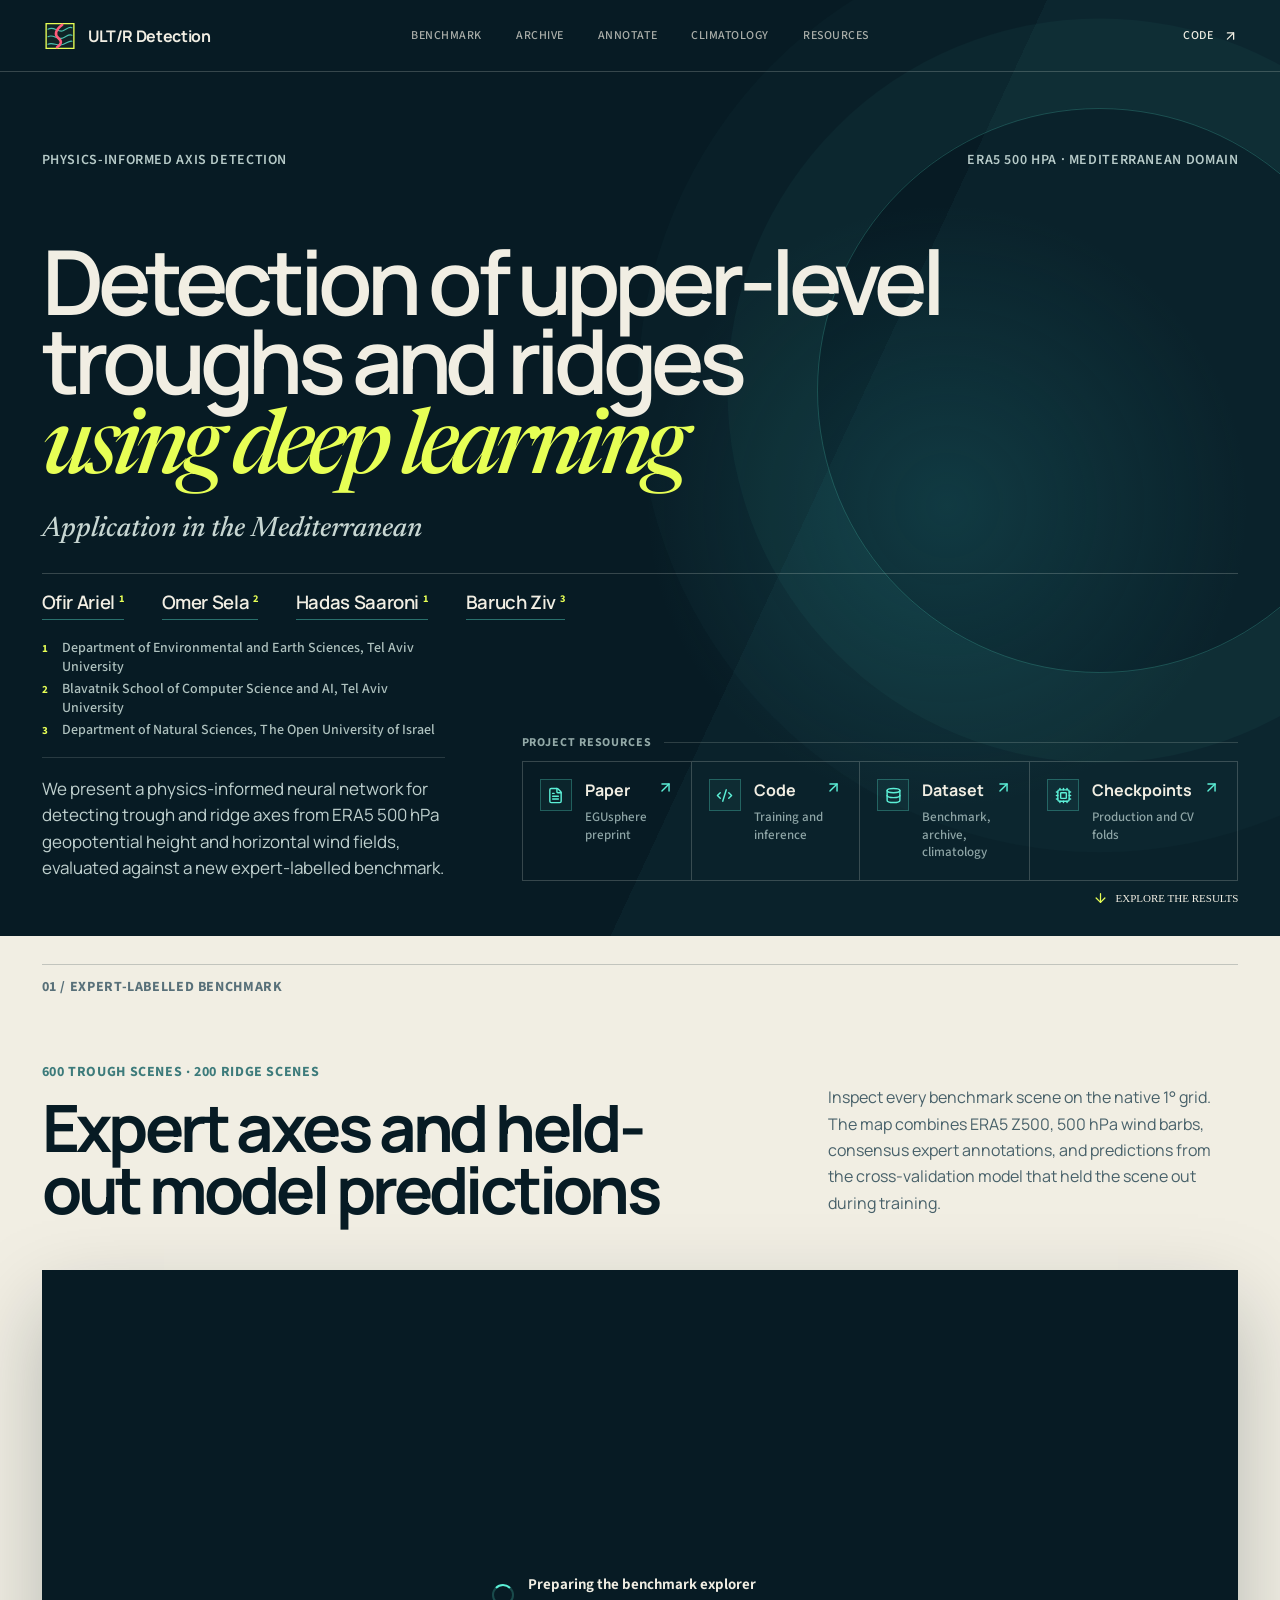
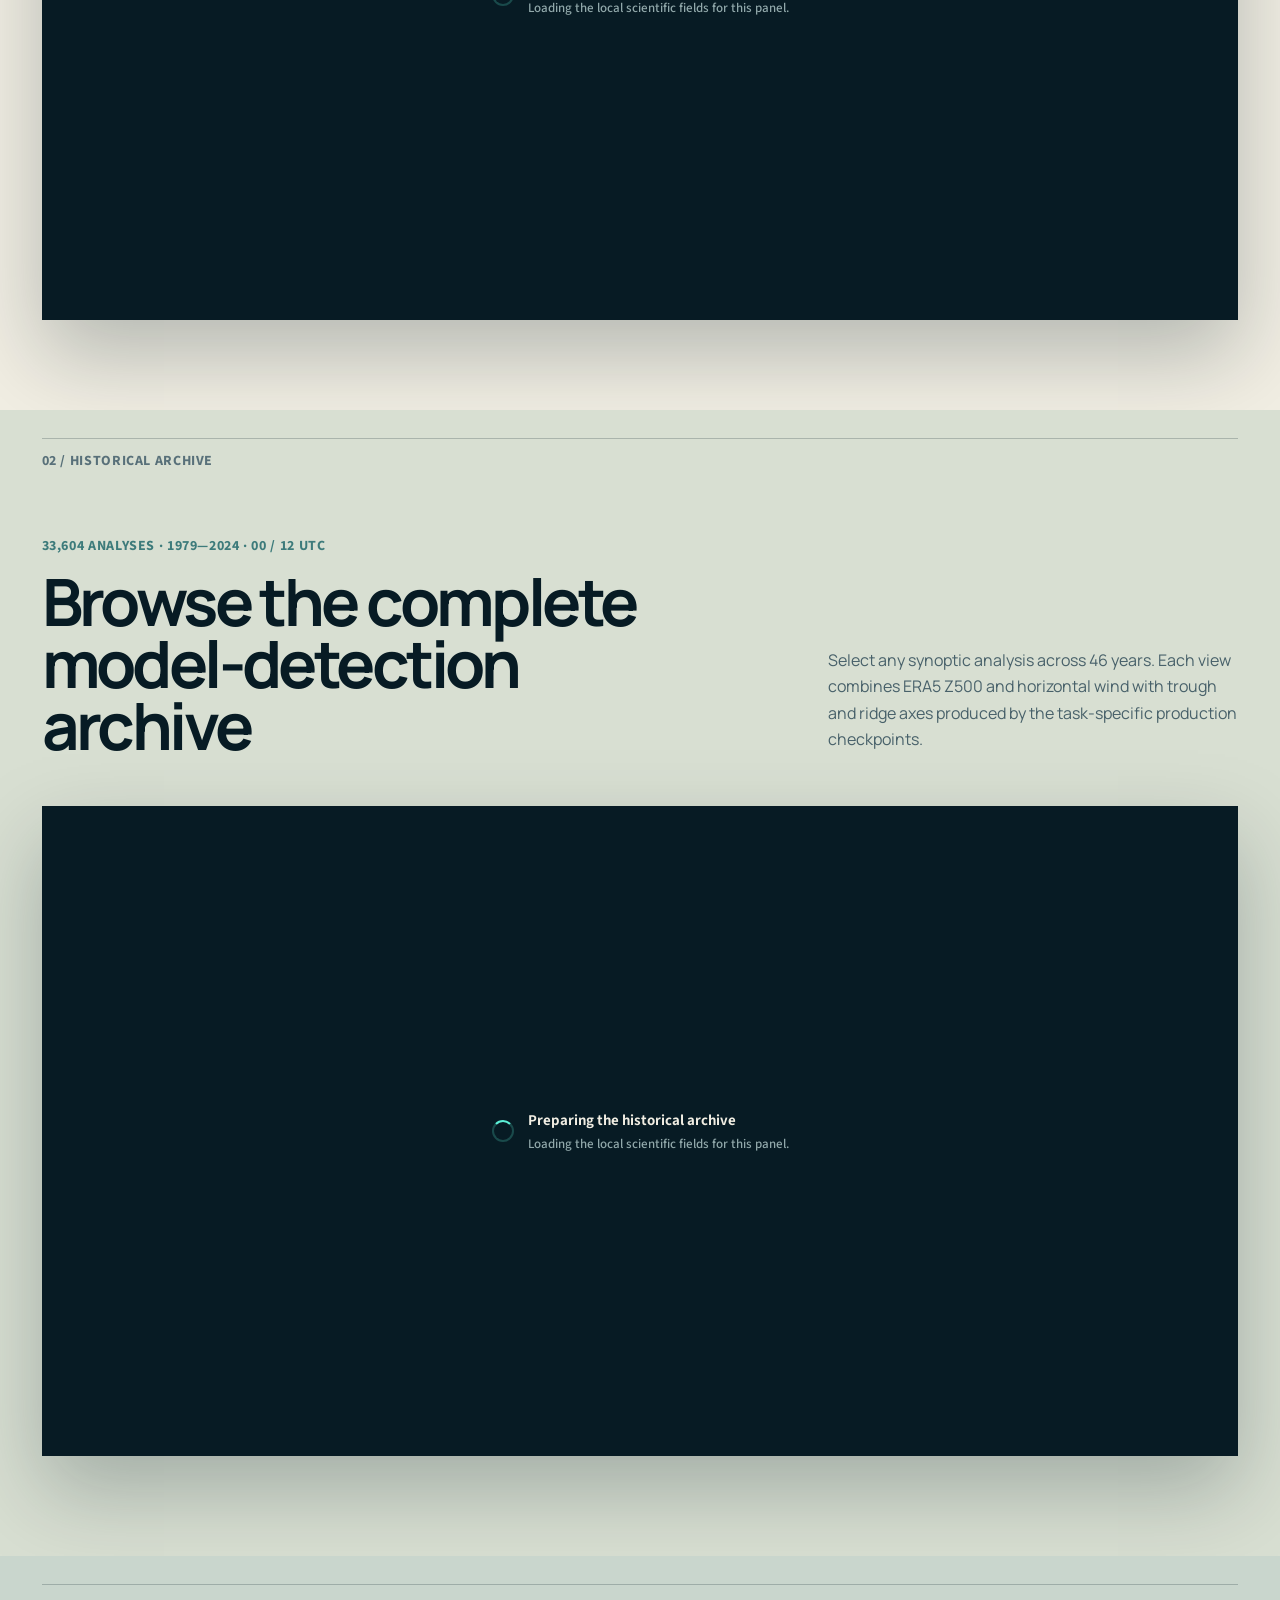
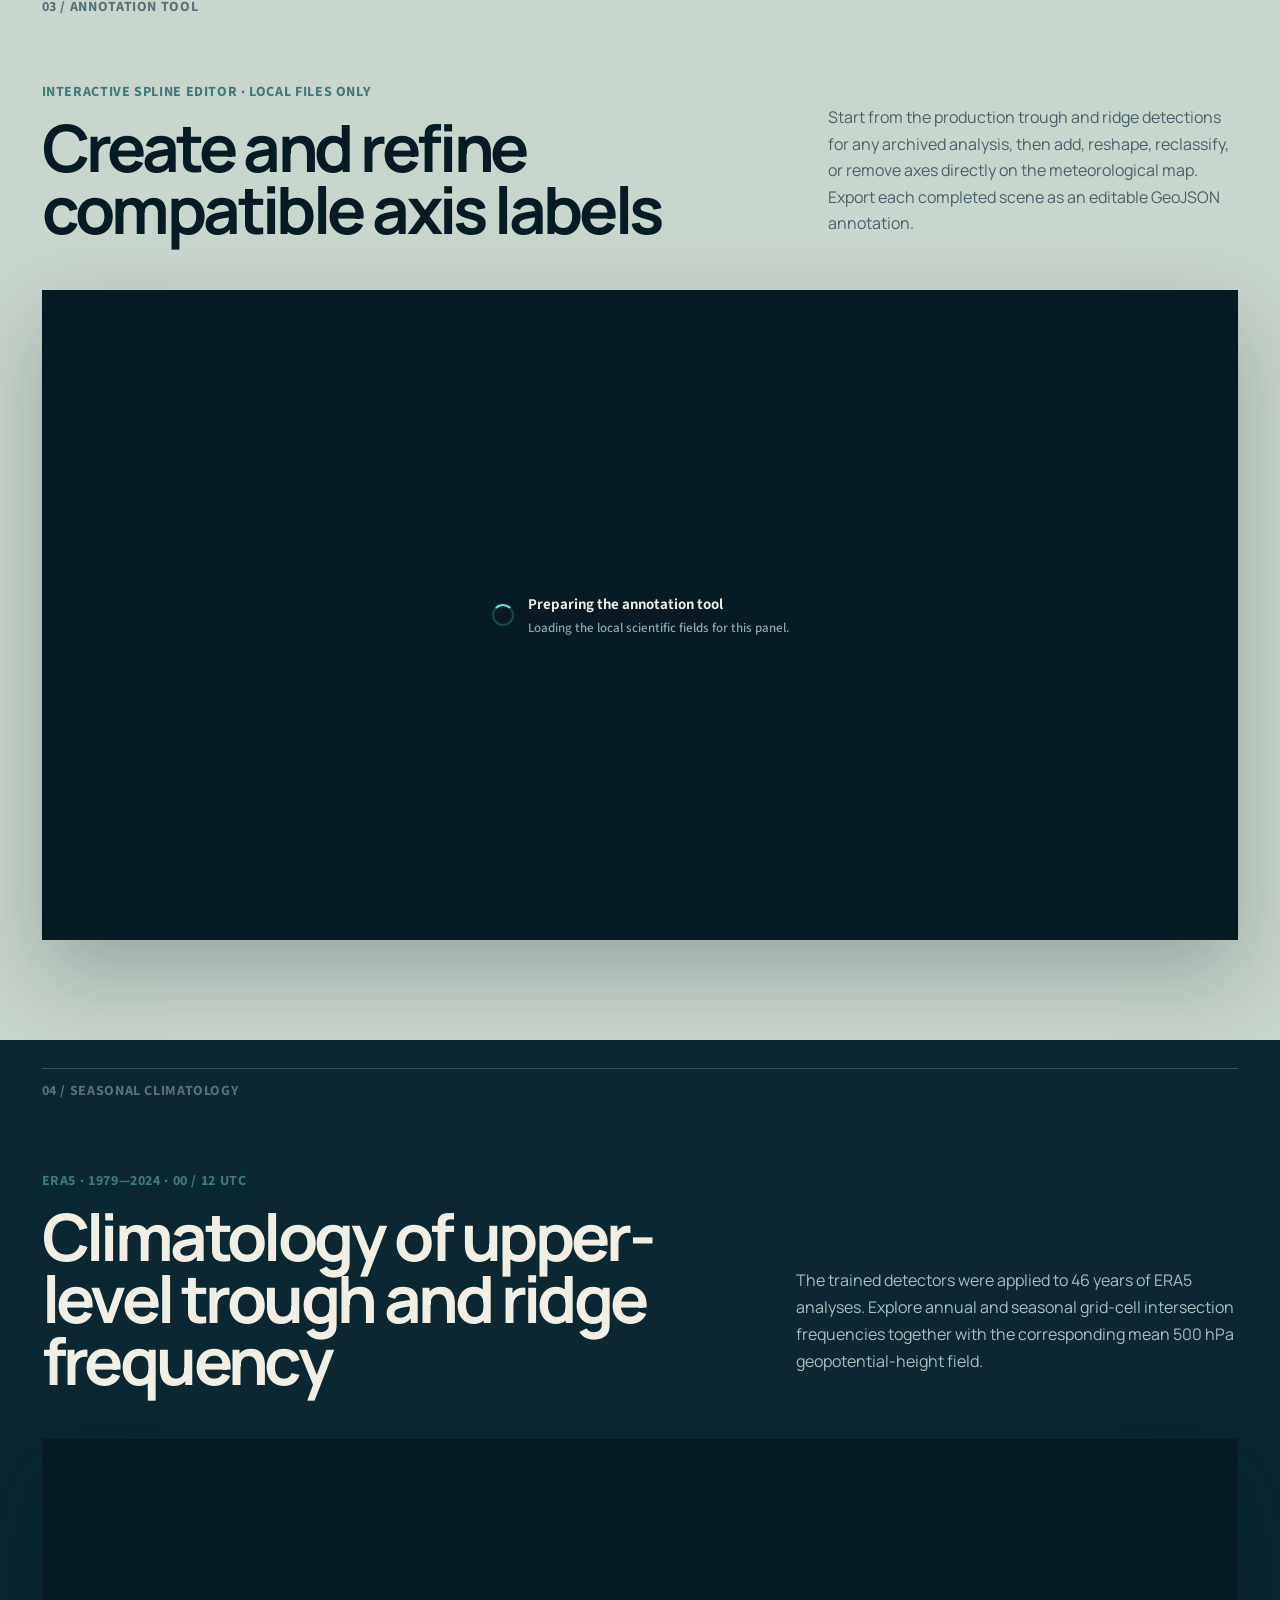
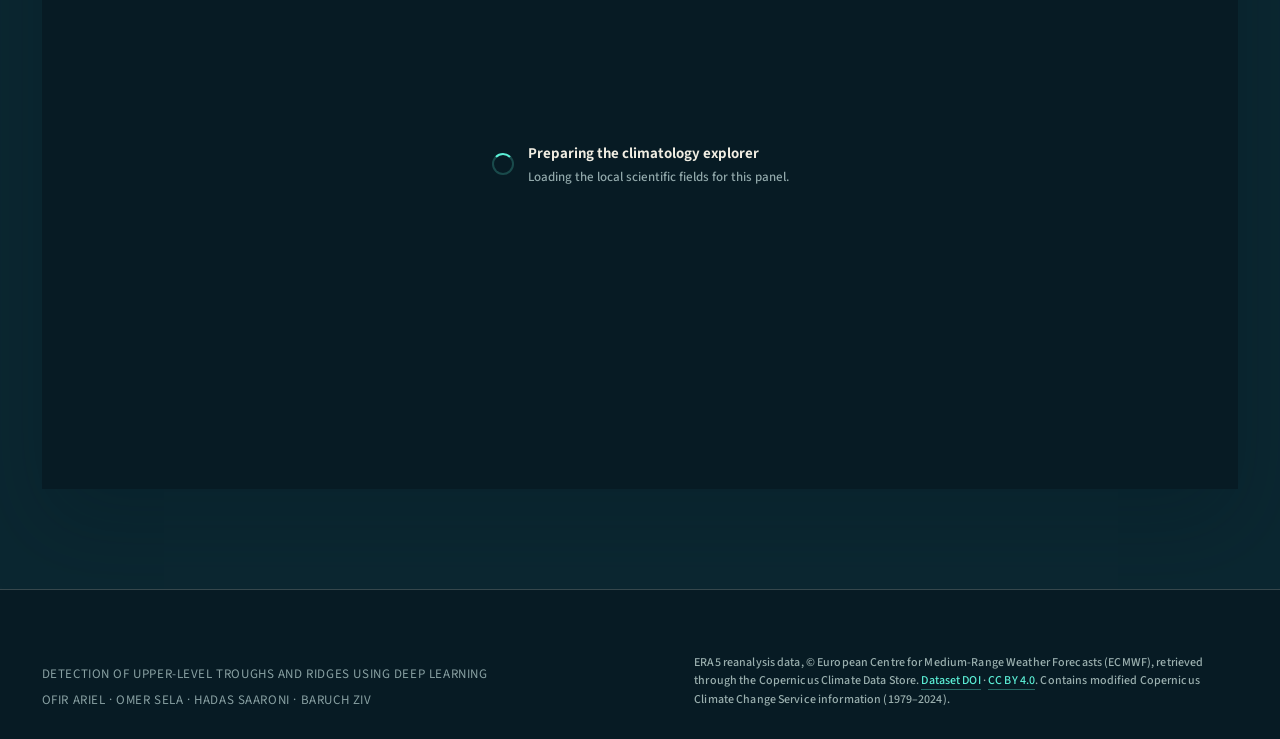
<file: index.html>
<!doctype html>
<html lang="en">
  <head>
    <meta charset="UTF-8" />
    <meta name="viewport" content="width=device-width, initial-scale=1.0" />
    <meta name="theme-color" content="#071b24" />
    <meta name="description" content="Project page for Detection of Upper-Level Troughs and Ridges Using Deep Learning — Application in the Mediterranean. Explore the expert-labelled benchmark, 33,604 model analyses from 1979–2024, and seasonal climatology." />
    <meta name="author" content="Ofir Ariel, Omer Sela, Hadas Saaroni, Baruch Ziv" />
    <meta name="robots" content="index, follow, max-image-preview:large" />
    <meta name="keywords" content="upper-level troughs, upper-level ridges, deep learning, ERA5, meteorology, Mediterranean, atmospheric science, trough detection, ridge detection" />
    <link rel="canonical" href="https://sela-omer.github.io/upper-level-trough-ridge-detection/" />
    <meta property="og:type" content="website" />
    <meta property="og:url" content="https://sela-omer.github.io/upper-level-trough-ridge-detection/" />
    <meta property="og:title" content="Detection of Upper-Level Troughs and Ridges Using Deep Learning" />
    <meta property="og:description" content="Explore the expert-labelled ERA5 benchmark, the complete 1979–2024 model-detection archive, and Mediterranean climatology." />
    <meta property="og:site_name" content="Detection of Upper-Level Troughs and Ridges Using Deep Learning" />
    <meta property="og:image" content="https://sela-omer.github.io/upper-level-trough-ridge-detection/social-card.png" />
    <meta property="og:image:width" content="1200" />
    <meta property="og:image:height" content="630" />
    <meta property="og:image:alt" content="Upper-level trough and ridge axes over a stylized 500 hPa meteorological field" />
    <meta name="twitter:card" content="summary_large_image" />
    <meta name="twitter:title" content="Detection of Upper-Level Troughs and Ridges Using Deep Learning" />
    <meta name="twitter:description" content="Expert-labelled ERA5 benchmark, 1979–2024 model-detection archive, and Mediterranean climatology." />
    <meta name="twitter:image" content="https://sela-omer.github.io/upper-level-trough-ridge-detection/social-card.png" />
    <meta name="citation_title" content="Detection of Upper-Level Troughs and Ridges Using Deep Learning - Application in the Mediterranean" />
    <meta name="citation_author" content="Ofir Ariel" />
    <meta name="citation_author" content="Omer Sela" />
    <meta name="citation_author" content="Hadas Saaroni" />
    <meta name="citation_author" content="Baruch Ziv" />
    <meta name="citation_doi" content="10.5194/egusphere-2026-5334" />
    <meta name="citation_public_url" content="https://doi.org/10.5194/egusphere-2026-5334" />
    <link rel="icon" href="/upper-level-trough-ridge-detection/favicon.svg" type="image/svg+xml" />
    <link rel="icon" href="/upper-level-trough-ridge-detection/favicon.ico" sizes="any" />
    <link rel="icon" href="/upper-level-trough-ridge-detection/favicon-96.png" type="image/png" sizes="96x96" />
    <link rel="apple-touch-icon" href="/upper-level-trough-ridge-detection/apple-touch-icon.png" />
    <link rel="manifest" href="/upper-level-trough-ridge-detection/site.webmanifest" />
    <title>Detection of Upper-Level Troughs and Ridges Using Deep Learning — Application in the Mediterranean</title>
    <script type="application/ld+json">
      {
        "@context": "https://schema.org",
        "@type": "ScholarlyArticle",
        "headline": "Detection of Upper-Level Troughs and Ridges Using Deep Learning — Application in the Mediterranean",
        "name": "Detection of Upper-Level Troughs and Ridges Using Deep Learning — Application in the Mediterranean",
        "author": [
          { "@type": "Person", "name": "Ofir Ariel", "url": "https://scholar.google.com/citations?user=6Bkb9IYAAAAJ" },
          { "@type": "Person", "name": "Omer Sela", "url": "https://github.com/Sela-Omer" },
          { "@type": "Person", "name": "Hadas Saaroni", "url": "https://scholar.google.com/citations?user=LVTN4XEAAAAJ" },
          { "@type": "Person", "name": "Baruch Ziv", "url": "https://scholar.google.com/citations?user=BsQQOVYAAAAJ" }
        ],
        "url": "https://sela-omer.github.io/upper-level-trough-ridge-detection/",
        "mainEntityOfPage": "https://sela-omer.github.io/upper-level-trough-ridge-detection/",
        "identifier": "https://doi.org/10.5194/egusphere-2026-5334",
        "abstract": "We present a physics-informed neural network for detecting trough and ridge axes from ERA5 500 hPa geopotential height and horizontal wind fields, evaluated against a new expert-labelled Mediterranean benchmark.",
        "description": "A physics-informed neural network for detecting upper-level trough and ridge axes from ERA5 500 hPa geopotential height and horizontal wind fields, evaluated against an expert-labelled Mediterranean benchmark.",
        "codeRepository": "https://github.com/Sela-Omer/upper-level-trough-ridge-detection",
        "keywords": ["upper-level troughs", "upper-level ridges", "deep learning", "ERA5", "Mediterranean meteorology"],
        "spatialCoverage": "Mediterranean region",
        "sameAs": [
          "https://doi.org/10.5194/egusphere-2026-5334",
          "https://github.com/Sela-Omer/upper-level-trough-ridge-detection",
          "https://huggingface.co/datasets/Omer-Sela/upper-level-trough-ridge-detection-data",
          "https://huggingface.co/Omer-Sela/upper-level-trough-ridge-detection-models"
        ]
      }
    </script>
    <script type="module" crossorigin src="./assets/index-B4PdLhnf.js"></script>
    <link rel="modulepreload" crossorigin href="./assets/preload-helper-BBSaeFBW.js">
    <link rel="stylesheet" crossorigin href="./assets/index-BS9C_Coq.css">
  </head>
  <body>
    <div id="root">
      <main>
        <header class="site-header">
          <a class="wordmark" href="#top" aria-label="Paper project home"><svg class="wordmark-icon" viewBox="0 0 48 48" aria-hidden="true"><path class="mark-frame" d="M5.5 7.5h37v33h-37z"/><path class="mark-contour" d="M8 15c8-5 13 5 20 2 5-2 8-6 12-4M8 25c7-4 12 4 19 2 6-2 8-6 13-4M8 35c6-3 11 2 17 1 7-1 10-6 15-5"/><path class="mark-axis" d="M27 9c-9 7-11 13-5 18 5 4 4 8-2 12"/></svg><span>ULT/R Detection</span></a>
          <nav aria-label="Primary navigation"><a href="#scenes">Benchmark</a><a href="#archive">Archive</a><a href="#annotation">Annotate</a><a href="#climatology">Climatology</a><a href="#resources">Resources</a></nav>
          <a class="repo-link" href="https://github.com/Sela-Omer/upper-level-trough-ridge-detection">Code <span aria-hidden="true">↗</span></a>
        </header>
        <section class="hero" id="top">
          <div class="hero-kicker"><span>Physics-informed axis detection</span><span>ERA5 500 hPa · Mediterranean domain</span></div>
          <h1>Detection of upper-level<br/>troughs and ridges<br/><em>using deep learning</em></h1>
          <p class="title-subtitle">Application in the Mediterranean</p>
          <div class="author-line"><a href="https://scholar.google.com/citations?user=6Bkb9IYAAAAJ&amp;hl=iw">Ofir Ariel<sup>1</sup></a><a href="https://github.com/Sela-Omer">Omer Sela<sup>2</sup></a><a href="https://scholar.google.com/citations?user=LVTN4XEAAAAJ&amp;hl=en">Hadas Saaroni<sup>1</sup></a><a href="https://scholar.google.com/citations?user=BsQQOVYAAAAJ&amp;hl=iw">Baruch Ziv<sup>3</sup></a></div>
          <div class="hero-lower"><div class="hero-summary"><div class="affiliation-block" aria-label="Author affiliations"><div><span>1</span><p>Department of Environmental and Earth Sciences, Tel Aviv University</p></div><div><span>2</span><p>Blavatnik School of Computer Science and AI, Tel Aviv University</p></div><div><span>3</span><p>Department of Natural Sciences, The Open University of Israel</p></div></div><p>We present a physics-informed neural network for detecting trough and ridge axes from ERA5 500 hPa geopotential height and horizontal wind fields, evaluated against a new expert-labelled benchmark.</p><p>Explore 600 expert-labelled trough scenes, 200 expert-labelled ridge scenes, 33,604 archived model analyses, and the 1979–2024 seasonal climatology.</p></div><div class="resource-panel"><div class="resource-panel-heading"><span>Project resources</span></div><div class="hero-resources" id="resources"><a href="https://doi.org/10.5194/egusphere-2026-5334"><b>Paper</b><small>EGUsphere preprint</small></a><a href="https://github.com/Sela-Omer/upper-level-trough-ridge-detection"><b>Code</b><small>Training and inference</small></a><a href="https://huggingface.co/datasets/Omer-Sela/upper-level-trough-ridge-detection-data"><b>Dataset</b><small>Benchmark, archive, climatology</small></a><a href="https://huggingface.co/Omer-Sela/upper-level-trough-ridge-detection-models"><b>Checkpoints</b><small>Production and CV folds</small></a></div></div></div>
        </section>
      </main>
    </div>
  </body>
</html>
</file>
<file: assets/index-BS9C_Coq.css>
@import "https://fonts.googleapis.com/css2?family=Manrope:wght@400;500;600;700&family=Newsreader:ital,opsz,wght@1,6..72,500&family=Source+Sans+3:wght@400;500;600;700&display=swap";:root{--ink:#071b24;--ink-2:#0b2731;--paper:#f1eee3;--panel:#12343f;--line:#eff4ec33;--acid:#e7ff55;--cyan:#5cf0d7;--coral:#ff5c7a;--muted-foreground:#9eb2b3}*{box-sizing:border-box}html{scroll-behavior:smooth;background:var(--ink)}body{background:var(--ink);color:var(--paper);margin:0}button,input,select{font:inherit}a{color:inherit;text-decoration:none}.button{cursor:pointer;border:1px solid #0000;justify-content:center;align-items:center;gap:7px;padding:8px 12px;font-weight:600;display:inline-flex}.button:disabled{cursor:not-allowed;opacity:.45}.button-outline{border-color:var(--line);background:0 0}.button-icon-lg{width:36px;height:36px;padding:0}.button svg{width:16px;height:16px}body{font-family:Manrope,sans-serif}.site-header{border-bottom:1px solid var(--line);z-index:20;grid-template-columns:1fr auto 1fr;align-items:center;height:72px;padding:0 3.25vw;display:grid;position:absolute;inset:0 0 auto}.wordmark,.repo-link{letter-spacing:-.02em;align-items:center;gap:10px;font-weight:700;display:flex}.wordmark-mark{background:var(--acid);width:34px;height:34px;color:var(--ink);place-items:center;font:600 12px IBM Plex Mono;display:grid}.site-header nav{letter-spacing:.08em;text-transform:uppercase;gap:34px;font:500 11px IBM Plex Mono;display:flex}.site-header nav a{opacity:.7;transition:opacity .2s}.site-header nav a:hover{opacity:1}.repo-link{text-transform:uppercase;justify-self:end;font:500 11px IBM Plex Mono}.repo-link svg{width:15px}.hero{background:radial-gradient(circle at 74% 54%,#2071774d,#0000 28%),linear-gradient(115deg,#071b24 0 61%,#0a222b 61%);flex-direction:column;min-height:880px;padding:150px 3.25vw 55px;display:flex;position:relative;overflow:hidden}.hero:after{content:"";border:1px solid #5cf0d738;border-radius:50%;width:44vw;height:44vw;position:absolute;top:12vh;right:-8vw;box-shadow:0 0 0 7vw #5cf0d709,0 0 0 14vw #5cf0d705}.hero-kicker{color:var(--cyan);letter-spacing:.12em;text-transform:uppercase;z-index:1;justify-content:space-between;font:500 11px IBM Plex Mono;display:flex;position:relative}.hero h1{letter-spacing:-.075em;z-index:2;max-width:1250px;margin:90px 0 0;font-size:clamp(64px,9vw,145px);font-weight:600;line-height:.82;position:relative}.hero h1 em,.climate-intro h2 em{color:var(--acid);font-family:Newsreader,serif;font-weight:500}.hero-lower{z-index:2;grid-template-columns:minmax(280px,490px) 1fr;align-items:end;gap:9vw;margin-top:auto;display:grid;position:relative}.hero-lower>p{color:#bfd0ce;margin:0;font-size:18px;line-height:1.55}.hero-stats{border-top:1px solid var(--line);grid-template-columns:repeat(3,1fr);display:grid}.hero-stats div{border-right:1px solid var(--line);padding:18px 18px 0 0}.hero-stats div+div{padding-left:18px}.hero-stats strong{color:var(--acid);letter-spacing:-.06em;font-size:42px;display:block}.hero-stats span{text-transform:uppercase;letter-spacing:.08em;color:#9eb2b3;font:500 10px IBM Plex Mono}.drop-link{text-transform:uppercase;z-index:3;align-items:center;gap:8px;font:500 11px IBM Plex Mono;display:flex;position:absolute;bottom:26px;right:3.25vw}.drop-link svg{width:15px;color:var(--acid)}.lab-section{background:var(--paper);color:var(--ink);padding:28px 3.25vw 90px}.section-number{letter-spacing:.12em;color:#587079;border-top:1px solid #071b2433;padding-top:12px;font:600 10px IBM Plex Mono}.section-heading{grid-template-columns:1.25fr .75fr;align-items:end;gap:8vw;margin:65px 0 50px;display:grid}.eyebrow{text-transform:uppercase;letter-spacing:.12em;color:#3d7b7b;margin:0 0 14px;font:600 10px IBM Plex Mono}.section-heading h2,.climate-intro h2{letter-spacing:-.055em;margin:0;font-size:clamp(42px,5.1vw,78px);line-height:.95}.section-heading>p{color:#48616a;max-width:520px;margin:0 0 4px;line-height:1.65}.explorer-shell{background:var(--ink);min-height:650px;color:var(--paper);grid-template-columns:300px 1fr;display:grid;box-shadow:0 35px 80px #04192040}.control-rail{border-right:1px solid var(--line);flex-direction:column;gap:24px;padding:24px;display:flex}.rail-title{letter-spacing:.08em;text-transform:uppercase;justify-content:space-between;font:500 10px IBM Plex Mono;display:flex}.live-dot{color:var(--cyan)}.live-dot:before{content:"●";margin-right:7px;font-size:8px}.task-switch{border:1px solid var(--line);grid-template-columns:1fr 1fr;display:grid}.task-switch button{color:#91a8aa;cursor:pointer;background:0 0;border:0;padding:11px}.task-switch .active{background:var(--acid);color:var(--ink);font-weight:700}.date-block{border-top:1px solid var(--line);border-bottom:1px solid var(--line);padding:18px 0}.date-block span{color:#799295;text-transform:uppercase;font:10px IBM Plex Mono;display:block}.date-block strong{margin-top:8px;font-size:20px;display:block}.date-block b{color:var(--cyan);font:500 13px IBM Plex Mono}.scene-nav{align-items:center;gap:10px;display:flex}.scene-nav button{border-color:var(--line);color:var(--paper);background:0 0}.timeline{height:2px;accent-color:var(--acid);cursor:pointer;flex:1;min-width:0}.layer-list{flex-direction:column;gap:12px;display:flex}.layer-list p{letter-spacing:.1em;color:#799295;font:10px IBM Plex Mono}.layer-list label{color:#bdd0cf;grid-template-columns:15px 10px 1fr;align-items:center;gap:8px;font-size:12px;display:grid}.layer-list input{accent-color:var(--acid)}.swatch{height:3px}.height{background:#f4edcf}.wind{background:#ffd24c}.truth{background:var(--cyan)}.prediction{background:var(--coral)}.metric-grid{border:1px solid var(--line);grid-template-columns:1fr 1fr;display:grid}.metric-grid div{padding:12px}.metric-grid div+div{border-left:1px solid var(--line)}.metric-grid span{color:#799295;text-transform:uppercase;font:9px IBM Plex Mono;display:block}.download-button{background:var(--acid);color:var(--ink);border-radius:0;height:42px;margin-top:auto}.map-stage{min-width:0;min-height:650px;position:relative}.met-map{position:absolute;inset:0}.map-caption{z-index:4;gap:8px;display:flex;position:absolute;top:17px;left:17px}.map-caption span{letter-spacing:.08em;background:#071b24e0;padding:7px 9px;font:600 9px IBM Plex Mono}.map-readout{z-index:4;background:var(--acid);width:64px;height:64px;color:var(--ink);text-align:center;place-content:center;display:grid;position:absolute;top:16px;right:16px}.map-readout b{font-size:22px;line-height:1}.map-readout span{font:8px IBM Plex Mono}.climate-intro{background:var(--ink-2);grid-template-columns:1.1fr 1fr;align-content:space-between;gap:6vw;min-height:660px;padding:28px 3.25vw 80px;display:grid;position:relative;overflow:hidden}.climate-intro:after{content:"";pointer-events:none;background:repeating-radial-gradient(#0000 0 28px,#5cf0d71a 29px 30px);position:absolute;inset:20% -5% -60% 40%;transform:rotate(-12deg)}.climate-intro .section-number{border-color:var(--line);grid-column:1/-1}.climate-intro>p{color:#a9bfbd;z-index:1;align-self:end;max-width:470px;line-height:1.7}.climate-cta{border:1px solid var(--cyan);color:var(--cyan);text-transform:uppercase;letter-spacing:.08em;z-index:1;background:0 0;place-self:end start;align-items:center;gap:11px;padding:16px 18px;font:600 10px IBM Plex Mono;display:flex}.climate-cta svg{width:16px}footer{border-top:1px solid var(--line);color:#88a0a2;text-transform:uppercase;letter-spacing:.07em;justify-content:space-between;align-items:end;min-height:130px;padding:30px 3.25vw;font:10px IBM Plex Mono;display:flex}.maplibregl-ctrl-group{background:#0c2933!important;border-radius:0!important}.maplibregl-ctrl-group button{filter:invert()}.maplibregl-ctrl-attrib{color:#b8c7c5;background:#071b24cc!important}.maplibregl-ctrl-attrib a{color:var(--cyan)!important}@media (max-width:800px){.site-header{grid-template-columns:1fr auto}.site-header nav{display:none}.hero{min-height:760px}.hero-lower{grid-template-columns:1fr;gap:40px}.hero h1{margin-top:130px}.section-heading{grid-template-columns:1fr;gap:25px}.explorer-shell{grid-template-columns:1fr}.control-rail{order:2}.map-stage{min-height:500px}.climate-intro{grid-template-columns:1fr}.repo-link{font-size:0}.repo-link svg{display:block}.hero-stats strong{font-size:32px}footer{flex-direction:column;align-items:flex-start;gap:12px}}.metric-grid{grid-template-columns:1fr 1fr}.metric-grid div:nth-child(3),.metric-grid div:nth-child(4){border-top:1px solid var(--line)}.metric-grid div:nth-child(3){border-left:0}.metric-grid strong{font-variant-numeric:tabular-nums}.subset-panel{color:var(--ink);border-top:5px solid var(--acid);background:#dfe4cf;margin:0;padding:30px;box-shadow:0 28px 70px #04192038}.subset-heading{justify-content:space-between;align-items:flex-start;display:flex}.subset-heading h3{letter-spacing:-.04em;margin:0;font-size:34px}.subset-heading button{cursor:pointer;background:0 0;border:0}.subset-heading svg{width:20px}.subset-controls{background:#071b242e;grid-template-columns:1.3fr 1fr 1fr;gap:1px;margin-top:25px;display:grid}.subset-controls label{letter-spacing:.08em;background:#edf0e4;padding:11px 13px;font:600 9px IBM Plex Mono}.subset-controls input,.subset-controls select{width:100%;color:var(--ink);background:0 0;border:0;border-bottom:1px solid #8e9b8e;margin-top:8px;padding:6px 0;display:block}.geo-row{align-items:center;gap:14px;margin:18px 0;display:flex}.geo-row button{text-transform:uppercase;cursor:pointer;background:0 0;border:1px solid #071b2447;align-items:center;gap:8px;padding:10px 12px;font:600 10px IBM Plex Mono;display:flex}.geo-row button.selecting{background:var(--ink);color:var(--acid)}.geo-row svg{width:15px}.geo-row code{color:#466069;margin-left:auto;font:11px IBM Plex Mono}.subset-result{border-top:1px solid #071b2433;grid-template-columns:180px 1fr auto;align-items:center;gap:28px;padding-top:20px;display:grid}.subset-result>div{align-items:baseline;gap:9px;display:flex}.subset-result strong{letter-spacing:-.06em;font-size:44px}.subset-result span{text-transform:uppercase;font:9px IBM Plex Mono}.subset-result p{color:#52656a;font-size:12px;line-height:1.55}.subset-result button{background:var(--ink);color:var(--paper);border-radius:0}.climate-section{background:var(--ink-2);padding:28px 3.25vw 100px;position:relative;overflow:hidden}.climate-section .section-number{border-color:var(--line)}.climate-title{grid-template-columns:1.2fr .8fr;align-items:end;gap:7vw;margin:70px 0 48px;display:grid}.climate-title h2,.method h2{letter-spacing:-.055em;margin:0;font-size:clamp(42px,5.1vw,78px);line-height:.95}.climate-title h2 em{color:var(--acid);font-family:Newsreader,serif;font-weight:500}.climate-title>p{color:#a9bfbd;max-width:500px;line-height:1.7}.climate-explorer{background:#071b24;grid-template-columns:300px 1fr;height:650px;display:grid;box-shadow:0 35px 80px #00000047}.climate-controls{border-right:1px solid var(--line);flex-direction:column;gap:23px;padding:25px;display:flex}.period-switch{border:1px solid var(--line);grid-template-columns:repeat(5,1fr);display:grid}.period-switch button{border:0;border-right:1px solid var(--line);color:#91a8aa;cursor:pointer;background:0 0;padding:9px 2px;font:600 9px IBM Plex Mono}.period-switch button:last-child{border:0}.period-switch .active{background:var(--paper);color:var(--ink)}.climate-stat{border-top:1px solid var(--line);padding:15px 0}.climate-stat span{color:#799295;text-transform:uppercase;font:9px IBM Plex Mono;display:block}.climate-stat strong{margin-top:5px;font-size:32px;display:block}.color-key{color:#8ea4a5;grid-template-columns:1fr auto;gap:6px;font:9px IBM Plex Mono;display:grid}.color-key i{grid-column:1/-1;height:8px}.color-key.trough i{background:linear-gradient(90deg,#04161f,#0f778b,#3dd3cd,#e8ffb9)}.color-key.ridge i{background:linear-gradient(90deg,#12161e,#653436,#cf543c,#ffab3c,#ffef83)}.method-note{color:#8fa7a6;margin-top:auto;font-size:11px;line-height:1.55}.climate-map{min-width:0;position:relative}.climate-map .met-map{position:absolute;inset:0}.method{background:var(--acid);color:var(--ink);grid-template-columns:1fr 1fr;gap:60px;padding:28px 3.25vw 80px;display:grid}.method .section-number{grid-column:1/-1}.method-links{background:#071b2433;grid-template-columns:1fr 1fr;gap:1px;display:grid}.method-links a,.method-links>span{text-transform:uppercase;background:#e7ff55;align-items:center;gap:8px;padding:17px;font:600 10px IBM Plex Mono;display:flex}.method-links a svg{width:15px}.method-links a:hover{background:var(--ink);color:var(--acid)}.method-links>span{color:#506058}.method>p{color:#374d4e;line-height:1.7}button:focus-visible,a:focus-visible,input:focus-visible,select:focus-visible{outline:3px solid var(--coral);outline-offset:3px}@media (max-width:800px){.subset-controls{grid-template-columns:1fr}.geo-row{flex-direction:column;align-items:stretch}.geo-row code{margin:0}.subset-result,.climate-title,.method{grid-template-columns:1fr}.climate-explorer{grid-template-columns:1fr;height:auto}.climate-map{min-height:520px}.climate-controls{order:2}.method .section-number{grid-column:auto}}.hero h1{letter-spacing:-.065em;max-width:1250px;margin-top:72px;font-size:clamp(48px,7vw,108px);line-height:.88}.title-subtitle{color:#c7d6d2;z-index:2;margin:24px 0 0;font:italic 500 clamp(20px,2.2vw,32px) Newsreader,serif;position:relative}.author-line{border-top:1px solid var(--line);letter-spacing:.04em;z-index:2;flex-wrap:wrap;gap:10px 30px;margin-top:34px;padding-top:15px;font:500 11px IBM Plex Mono;display:flex;position:relative}.hero-lower{grid-template-columns:minmax(280px,540px) 1fr}.subset-panel{border-bottom:0;border-left:0;border-right:0;width:100%;max-width:none;margin:0;position:relative;inset:auto;overflow:visible}@media (max-width:800px){.hero{min-height:860px}.hero h1{margin-top:115px}.hero-lower{margin-top:55px}.author-line{gap:8px 18px}}.wordmark-icon{width:36px;height:36px}.paper-sheet{fill:var(--acid)}.paper-fold{fill:none;stroke:var(--ink);stroke-width:3px}.paper-axis{fill:none;stroke:var(--coral);stroke-width:3px;stroke-linecap:round}.paper-contour{fill:none;stroke:var(--ink);stroke-width:2px;opacity:.65}.site-header nav,.repo-link,.hero-kicker{font-size:12px}.author-line{letter-spacing:-.02em;gap:12px 38px;margin-top:30px;font-family:Manrope,sans-serif;font-size:clamp(17px,1.45vw,23px);font-weight:600}.author-line a{border-bottom:1px solid #5cf0d766;padding-bottom:4px;transition:border-color .2s,color .2s}.author-line a:hover{color:var(--cyan);border-color:var(--cyan)}.hero-lower{grid-template-columns:minmax(300px,.72fr) 1.28fr;gap:6vw}.hero-lower>p{font-size:17px}.hero-resources{border:1px solid var(--line);grid-template-columns:repeat(4,1fr);display:grid}.hero-resources>a,.hero-resources>span{min-height:118px;color:var(--paper);border-right:1px solid var(--line);grid-template-rows:1fr auto;grid-template-columns:1fr auto;padding:17px;display:grid;position:relative}.hero-resources>:last-child{border-right:0}.hero-resources b{align-self:start;font-size:14px}.hero-resources small{color:#8ea5a6;grid-column:1/-1;font:500 10px/1.35 IBM Plex Mono}.hero-resources svg{width:18px}.hero-resources>a>svg{color:var(--cyan)}.hero-resources>a:hover{background:var(--acid);color:var(--ink)}.hero-resources>a:hover small{color:#425257}.hero-resources .paper-pending{background:var(--acid);color:var(--ink);padding-left:56px}.hero-resources .paper-pending>svg{width:34px;height:34px;position:absolute;top:14px;left:13px}.section-number,.eyebrow{font-size:11px}.section-heading>p,.climate-title>p{font-size:16px}.explorer-shell,.climate-explorer{grid-template-columns:330px 1fr}.rail-title,.date-block span,.layer-list p{font-size:11px}.task-switch button{padding:13px;font-size:13px}.layer-list label{font-size:13px}.date-block b{font-size:14px}.metric-grid strong{font-size:24px}.download-button{height:48px;font-size:13px}.map-caption span{padding:8px 10px;font-size:10px}.period-switch button{padding:11px 3px;font-size:10px}.climate-stat span{font-size:10px}.method-note{font-size:12px}.geo-row button{min-height:44px;font-size:11px}.subset-result button{min-height:46px;font-size:13px}@media (max-width:1050px){.hero-resources{grid-template-columns:1fr 1fr}.hero-resources>:nth-child(2){border-right:0}.hero-resources>:nth-child(-n+2){border-bottom:1px solid var(--line)}}@media (max-width:800px){.hero{min-height:1080px}.hero-lower{grid-template-columns:1fr}.hero-resources{grid-template-columns:1fr 1fr}.explorer-shell,.climate-explorer{grid-template-columns:1fr}.author-line{font-size:17px}}.hero-kicker,.section-number,.eyebrow,.site-header nav,.repo-link,.hero-resources small,.rail-title,.date-block span,.date-block b,.layer-list p,.metric-grid span,.map-caption span,.map-readout span,.period-switch button,.climate-stat span,.color-key,.subset-controls label,.geo-row button,.geo-row code,.subset-result span,footer{letter-spacing:.045em;font-family:"Source Sans 3",sans-serif}.hero-kicker{color:#b6cac8;text-transform:uppercase;font-size:14px;font-weight:600}.section-number,.eyebrow{font-size:14px;font-weight:700}.hero-resources small{letter-spacing:0;font-size:13px}.hero-resources b{font-size:16px}.rail-title,.date-block span,.layer-list p{font-size:13px}.date-block b{letter-spacing:.02em;font-size:15px}.metric-grid span,.map-caption span{font-size:12px}.period-switch button,.climate-stat span{font-size:13px}.color-key{font-size:12px}.method-note{font-family:"Source Sans 3",sans-serif;font-size:14px}.subset-controls label,.geo-row button,.geo-row code{font-size:13px}.subset-result p{font-size:15px}footer{font-size:13px}.control-rail{gap:18px}.layer-list{gap:8px}.layer-list>p{color:#91a7aa;margin:0 0 3px}.layer-list button{color:#d5e0dc;text-align:left;cursor:pointer;background:#ffffff06;border:1px solid #e0efe821;grid-template-columns:5px 1fr 30px;align-items:center;gap:12px;width:100%;padding:11px 10px;transition:background .18s,border-color .18s,transform .18s;display:grid}.layer-list button:hover{background:#fff1;border-color:#e0efe847;transform:translate(2px)}.layer-list button .swatch{width:5px;height:32px}.layer-list button span:nth-child(2){flex-direction:column;gap:2px;min-width:0;display:flex}.layer-list button b{font-family:"Source Sans 3",sans-serif;font-size:15px;font-weight:600}.layer-list button small{color:#82999b;font-family:"Source Sans 3",sans-serif;font-size:13px}.layer-list button>i{border:1px solid #52696c;border-radius:12px;width:30px;height:17px;position:relative}.layer-list button>i:after{content:"";background:#71878a;border-radius:50%;width:9px;height:9px;transition:transform .18s,background .18s;position:absolute;top:3px;left:3px}.layer-list button.active{background:#e7ff550e;border-color:#e7ff5557}.layer-list button.active>i{border-color:var(--acid)}.layer-list button.active>i:after{background:var(--acid);transform:translate(13px)}.layer-list button:not(.active){opacity:.62}.hero-resources .paper-pending{color:var(--paper);background:0 0}.hero-resources .paper-pending small{color:#8ea5a6}.hero-resources .paper-pending .paper-sheet{fill:var(--paper)}.hero-resources .paper-pending .paper-fold,.hero-resources .paper-pending .paper-contour{stroke:var(--ink)}:root{--motion:cubic-bezier(.22,.8,.28,1);--motion-fast:.18s;--motion-base:.28s}a,button,input,select{transition:color var(--motion-fast) var(--motion),background-color var(--motion-fast) var(--motion),border-color var(--motion-fast) var(--motion),box-shadow var(--motion-base) var(--motion),opacity var(--motion-fast) var(--motion),transform var(--motion-base) var(--motion)}button:active,.hero-resources a:active,.repo-link:active{transform:translateY(1px)scale(.985)}.site-header nav a{padding:8px 0;position:relative}.site-header nav a:after{content:"";background:var(--cyan);transform-origin:100%;height:1px;transition:transform var(--motion-base) var(--motion);position:absolute;bottom:2px;left:0;right:0;transform:scaleX(0)}.site-header nav a:hover:after,.site-header nav a:focus-visible:after{transform-origin:0;transform:scaleX(1)}.repo-link svg,.drop-link svg,.hero-resources>a svg{transition:transform var(--motion-base) var(--motion)}.repo-link:hover svg,.hero-resources>a:hover svg{transform:translate(3px,-3px)}.drop-link:hover svg{transform:translateY(4px)}.author-line a{transition:color var(--motion-base) var(--motion),border-color var(--motion-base) var(--motion),transform var(--motion-base) var(--motion)}.author-line a:hover{transform:translateY(-2px)}.author-line sup{color:var(--acid);vertical-align:super;margin-left:4px;font:700 .56em "Source Sans 3",sans-serif}.hero-summary{min-width:0;max-width:540px}.hero-summary>p{color:#bfd0ce;border-top:1px solid #eff4ec24;margin:0;padding-top:18px;font-size:17px;line-height:1.55}.affiliation-block{z-index:2;grid-template-columns:1fr;gap:4px;margin:0 0 17px;display:grid;position:relative}.affiliation-block>div{grid-template-columns:14px 1fr;align-items:baseline;gap:6px;display:grid}.affiliation-block span{color:var(--acid);font:700 11px "Source Sans 3",sans-serif}.affiliation-block p{color:#afc2bf;letter-spacing:.002em;margin:0;font:500 14px/1.32 "Source Sans 3",sans-serif}.hero-resources>a{transition:color var(--motion-base) var(--motion),background-color var(--motion-base) var(--motion),transform var(--motion-base) var(--motion)}.hero-resources>a:hover{z-index:2;transform:translateY(-4px);box-shadow:0 12px 28px #00000029}.hero-resources>a small{transition:color var(--motion-base) var(--motion)}.task-switch button,.period-switch button{transition:color var(--motion-base) var(--motion),background-color var(--motion-base) var(--motion),box-shadow var(--motion-base) var(--motion);position:relative}.task-switch button:not(.active):hover,.period-switch button:not(.active):hover{color:var(--paper);background:#ffffff12}.scene-nav button:hover{border-color:var(--cyan);color:var(--cyan);background:#5cf0d714;transform:translateY(-2px)}.download-button:hover{background:#f1ff91;transform:translateY(-2px);box-shadow:0 10px 24px #e7ff5529}.layer-list button{transition:background-color var(--motion-base) var(--motion),border-color var(--motion-base) var(--motion),opacity var(--motion-base) var(--motion),transform var(--motion-base) var(--motion)}.layer-list button>i,.layer-list button>i:after{transition:border-color var(--motion-base) var(--motion),background-color var(--motion-base) var(--motion),transform var(--motion-base) var(--motion)}.geo-row button:hover,.subset-heading button:hover,.subset-result button:hover{border-color:var(--ink);transform:translateY(-2px);box-shadow:0 7px 18px #071b241f}.subset-panel{animation:panel-in .36s var(--motion) both}.subset-heading button{border:1px solid #071b2433;border-radius:50%;place-items:center;width:42px;height:42px;display:grid}@keyframes panel-in{0%{opacity:0;transform:translateY(18px)}to{opacity:1;transform:translateY(0)}}.wordmark-icon{overflow:visible}.mark-frame{fill:#e7ff550a;stroke:var(--acid);stroke-width:1.8px}.mark-contour{fill:none;stroke:var(--cyan);stroke-width:1.55px;stroke-linecap:round;opacity:.78}.mark-axis{fill:none;stroke:var(--coral);stroke-width:3.4px;stroke-linecap:round}.wordmark .mark-contour,.wordmark .mark-axis{transition:stroke-width var(--motion-base) var(--motion),opacity var(--motion-base) var(--motion)}.wordmark:hover .mark-contour{opacity:1;stroke-width:1.9px}.wordmark:hover .mark-axis{stroke-width:4px}.hero-resources .paper-pending>svg{width:24px;height:24px;color:var(--paper);top:17px;left:16px}.maplibregl-ctrl-group{overflow:hidden;border:1px solid #e0ebe129!important;border-radius:10px!important;box-shadow:0 8px 24px #0000003d!important}.maplibregl-ctrl-group button{opacity:.78;filter:none!important;width:40px!important;height:40px!important}.maplibregl-ctrl-group button+button{border-top:1px solid #e0ebe11f!important}.maplibregl-ctrl-group button .maplibregl-ctrl-icon{filter:invert(92%)sepia(8%)saturate(244%)hue-rotate(112deg)}.maplibregl-ctrl-group button:hover{opacity:1;background-color:#5cf0d71a!important}.maplibregl-ctrl-attrib{border-radius:5px!important;font-size:10px!important}.map-loading{z-index:7;color:#b9ceca;letter-spacing:.04em;pointer-events:none;opacity:1;transition:opacity .5s var(--motion),visibility .5s;background:#071b24;justify-content:center;align-items:center;gap:12px;font:600 13px "Source Sans 3",sans-serif;display:flex;position:absolute;inset:0}.map-loading.ready{opacity:0;visibility:hidden}.map-loading span{border:2px solid #5cf0d740;border-top-color:var(--cyan);border-radius:50%;width:18px;height:18px;animation:.8s linear infinite map-spin}@keyframes map-spin{to{transform:rotate(360deg)}}.map-hover-readout{z-index:6;color:#dce9e4;font-variant-numeric:tabular-nums;pointer-events:none;opacity:0;min-height:38px;transition:opacity var(--motion-fast) var(--motion),transform var(--motion-base) var(--motion);white-space:nowrap;background:#071b24e6;border:1px solid #e0ebe12e;align-items:center;gap:14px;padding:8px 13px;font:600 12px "Source Sans 3",sans-serif;display:flex;position:absolute;bottom:18px;left:50%;transform:translate(-50%,8px);box-shadow:0 9px 24px #00000038}.map-hover-readout.visible{opacity:1;transform:translate(-50%)}.map-hover-readout span{color:#91aaa8}.map-hover-readout b{font-weight:650}@media (prefers-reduced-motion:reduce){*,:before,:after{scroll-behavior:auto!important;transition-duration:.01ms!important;animation-duration:.01ms!important;animation-iteration-count:1!important}}@media (max-width:800px){.map-hover-readout{display:none}}.scene-change-scrim{z-index:3;pointer-events:none;animation:scene-reveal .32s var(--motion) both;background:#071b244d;position:absolute;inset:0}@keyframes scene-reveal{0%{opacity:1}to{opacity:0}}.keyboard-hint{z-index:4;color:#8fa6a4;letter-spacing:.03em;pointer-events:none;opacity:.72;background:#071b24b8;padding:6px 8px;font:600 11px "Source Sans 3",sans-serif;position:absolute;bottom:18px;right:18px}@media (max-width:1050px),(pointer:coarse){.keyboard-hint{display:none}}.timeline{appearance:none;cursor:ew-resize;background:0 0;height:22px}.timeline::-webkit-slider-runnable-track{background:linear-gradient(90deg,#5cf0d7bf,#e7ff55d9);border-radius:3px;height:4px}.timeline::-webkit-slider-thumb{-webkit-appearance:none;border:3px solid var(--ink);background:var(--acid);width:16px;height:16px;transition:transform var(--motion-fast) var(--motion),box-shadow var(--motion-fast) var(--motion);border-radius:50%;margin-top:-6px;box-shadow:0 0 0 1px #e7ff558c}.timeline:hover::-webkit-slider-thumb{transform:scale(1.14);box-shadow:0 0 0 4px #e7ff551f}.timeline::-moz-range-track{background:linear-gradient(90deg,#5cf0d7bf,#e7ff55d9);border:0;border-radius:3px;height:4px}.timeline::-moz-range-thumb{border:3px solid var(--ink);background:var(--acid);border-radius:50%;width:12px;height:12px;box-shadow:0 0 0 1px #e7ff558c}.subset-controls input:hover,.subset-controls select:hover{border-color:var(--ink)}.subset-controls input:focus,.subset-controls select:focus{background:#ffffff75}.hero-lower{margin-top:19px}.resource-panel{align-self:end;min-width:0}.resource-panel-heading{color:#93aaa8;letter-spacing:.075em;text-transform:uppercase;align-items:center;gap:12px;margin:0 0 10px;font:700 12px "Source Sans 3",sans-serif;display:flex}.resource-panel-heading:after{content:"";background:#eff4ec29;flex:1;height:1px}.hero-resources>a,.hero-resources>span{grid-template-rows:auto 1fr;grid-template-columns:34px 1fr auto;align-items:start;gap:8px 11px}.hero-resources .resource-icon{width:32px;height:32px;color:var(--cyan);background:#5cf0d70b;border:1px solid #5cf0d747;grid-area:1/1/3;place-items:center;display:grid}.hero-resources .resource-icon svg{width:17px;height:17px}.hero-resources b{grid-area:1/2;align-self:center}.hero-resources small{grid-area:2/2/auto/-1}.hero-resources .resource-arrow{grid-area:1/3;width:17px;height:17px}.hero-resources .paper-pending{padding-left:17px}.hero-resources .paper-pending .resource-icon{color:var(--acid);background:#e7ff550b;border-color:#e7ff554d}.hero-resources>a:hover .resource-icon{color:var(--ink);background:#071b2414;border-color:#071b244d}body{overflow-x:hidden}.extent-inputs{background:#071b242e;grid-template-columns:repeat(4,1fr);gap:1px;margin:0 0 20px;display:grid}.extent-inputs label{color:#496064;letter-spacing:.055em;background:#edf0e4;min-width:0;padding:9px 11px;font:700 12px "Source Sans 3",sans-serif}.extent-inputs input{width:100%;min-height:40px;color:var(--ink);font-variant-numeric:tabular-nums;background:0 0;border:0;border-bottom:1px solid #8e9b8e;margin-top:5px;padding:6px 0;font-size:16px;display:block}.finish-selection{z-index:8;background:var(--acid);min-height:44px;color:var(--ink);cursor:pointer;border:1px solid #e7ff5580;border-radius:24px;align-items:center;gap:7px;padding:9px 14px;font:700 13px "Source Sans 3",sans-serif;display:flex;position:absolute;bottom:18px;left:50%;transform:translate(-50%);box-shadow:0 10px 30px #0000004d}.finish-selection svg{width:16px}.finish-selection:hover{background:#f2ff99;transform:translate(-50%,-2px);box-shadow:0 13px 34px #0000005c}.finish-selection:active{transform:translate(-50%,1px)scale(.98)}@media (max-width:800px){.site-header{height:64px;padding:0 max(17px,env(safe-area-inset-left))}.wordmark{gap:8px;font-size:14px}.wordmark-icon{width:32px;height:32px}.repo-link{justify-content:center;width:44px;height:44px}.repo-link svg{width:19px}.hero{min-height:auto;padding:104px max(18px,env(safe-area-inset-right)) 38px max(18px,env(safe-area-inset-left));background:radial-gradient(circle at 80% 35%,#20717747,#0000 33%),#071b24}.hero:after{width:78vw;height:78vw;top:17vh;right:-35vw}.hero-kicker{flex-direction:column;align-items:flex-start;gap:6px;font-size:12px;line-height:1.3}.hero h1{letter-spacing:-.058em;margin-top:54px;font-size:clamp(40px,11.8vw,66px);line-height:.92}.title-subtitle{margin-top:18px;font-size:21px}.author-line{gap:13px 24px;margin-top:26px;padding-top:16px;font-size:16px;line-height:1.35}.author-line a{padding:3px 0}.hero-summary{max-width:none}.affiliation-block{gap:4px;margin:0 0 16px}.affiliation-block>div{grid-template-columns:14px 1fr;gap:6px}.affiliation-block span{width:auto;height:auto}.affiliation-block p{font-size:13.5px;line-height:1.32}.hero-summary>p{padding-top:16px;font-size:16px;line-height:1.6}.hero-lower{gap:28px;margin-top:23px}.hero-lower>p{font-size:16px;line-height:1.6}.resource-panel{width:100%}.resource-panel-heading{margin-bottom:9px;font-size:12px}.hero-resources>a,.hero-resources>span{min-height:108px;padding:15px}.hero-resources b{font-size:15px}.hero-resources small{font-size:12px}.hero-resources .paper-pending{padding-left:15px}.hero-resources .paper-pending>svg{top:15px;left:14px}.drop-link{letter-spacing:.04em;align-self:flex-start;min-height:44px;margin-top:26px;font:700 13px "Source Sans 3",sans-serif;position:relative;bottom:auto;right:auto}.lab-section,.climate-section{padding:22px max(16px,env(safe-area-inset-right)) 64px max(16px,env(safe-area-inset-left))}.section-number{font-size:12px}.section-heading,.climate-title{gap:20px;margin:44px 0 34px}.section-heading h2,.climate-title h2{letter-spacing:-.045em;font-size:clamp(38px,10.5vw,56px);line-height:.98}.section-heading>p,.climate-title>p{font-size:15px;line-height:1.65}.explorer-shell,.climate-explorer{box-shadow:0 22px 50px #04192033}.map-stage,.climate-map{order:1;min-height:clamp(390px,62svh,520px)}.control-rail,.climate-controls{border-right:0;border-top:1px solid var(--line);order:2;padding:19px}.control-rail{gap:17px}.climate-controls{gap:18px}.button-icon-lg,.scene-nav button{width:44px;height:44px}.task-switch button,.period-switch button{min-height:46px}.download-button{min-height:50px}.layer-list button{min-height:58px;padding:10px}.layer-list button:hover{transform:none}.metric-grid div{padding:13px}.metric-grid strong{font-size:23px}.map-caption{gap:5px;top:12px;left:12px}.map-caption span{padding:7px 8px;font-size:11px}.map-readout{width:54px;height:54px;top:12px;right:12px}.map-readout b{font-size:19px}.maplibregl-ctrl-group button{width:44px!important;height:44px!important}.map-hover-readout{white-space:normal;flex-wrap:wrap;gap:7px 12px;max-width:max-content;min-height:36px;padding:7px 10px;font-size:11px;display:flex;inset:68px 68px auto 12px;transform:translateY(6px)}.map-hover-readout.visible{transform:translateY(0)}.subset-panel{padding:20px max(17px,env(safe-area-inset-right)) 24px max(17px,env(safe-area-inset-left));overflow:hidden}.subset-heading h3{font-size:30px}.subset-controls{margin-top:18px}.subset-controls label{min-height:68px}.subset-controls input,.subset-controls select{min-height:38px;font-size:16px}.geo-row{gap:9px;margin:14px 0}.geo-row button{justify-content:center;width:100%;min-height:48px;font-size:13px}.geo-row code{padding:8px 2px;font-size:12px;line-height:1.4}.extent-inputs{grid-template-columns:1fr 1fr;margin-bottom:18px}.extent-inputs input{min-height:44px}.subset-result{gap:15px}.subset-result>div{align-items:center}.subset-result strong{font-size:40px}.subset-result button{width:100%;min-height:50px}.period-switch button{font-size:12px}.climate-stat strong{font-size:29px}.method-note{font-size:14px;line-height:1.6}.author-line a{align-items:center;min-height:40px;display:inline-flex}.finish-selection{min-height:48px;bottom:14px}.finish-selection:hover{transform:translate(-50%)}footer{min-height:0;padding:28px max(18px,env(safe-area-inset-right)) calc(28px + env(safe-area-inset-bottom)) max(18px,env(safe-area-inset-left));font-size:12px;line-height:1.5}}@media (max-width:430px){.hero h1{font-size:clamp(37px,11.5vw,49px)}.hero-resources>a,.hero-resources>span{grid-template-columns:30px minmax(0,1fr);column-gap:9px;min-width:0;min-height:104px;padding:14px 34px 14px 13px}.hero-resources .resource-icon{width:30px;height:30px}.hero-resources b{overflow-wrap:anywhere;min-width:0}.hero-resources small{overflow-wrap:anywhere;grid-column:2;font-size:11px}.hero-resources .resource-arrow{position:absolute;top:14px;right:12px}.hero-resources .paper-pending{padding:14px 13px}.author-line{gap:11px 20px}.map-caption span:nth-child(2){display:none}.map-readout{width:50px;height:50px}.map-hover-readout{top:64px;right:62px}.rail-title{font-size:12px}.live-dot:before{margin-right:5px}}@media (max-width:800px) and (orientation:landscape){.map-stage,.climate-map{min-height:clamp(330px,82svh,460px)}}@media (hover:none){.hero-resources>a:hover{color:var(--paper);box-shadow:none;background:0 0;transform:none}.hero-resources>a:hover small{color:#8ea5a6}.hero-resources>a:active{background:#e7ff551f}.author-line a:hover,.scene-nav button:hover,.download-button:hover,.geo-row button:hover,.subset-heading button:hover,.subset-result button:hover{transform:none}.layer-list button:hover{background:#ffffff06;border-color:#e0efe821}.layer-list button.active:hover{background:#e7ff550e;border-color:#e7ff5557}}.archive-section{color:var(--ink);background:#d8dfd2;padding:28px 3.25vw 100px;position:relative}.archive-section .section-number{border-color:#071b2438}.archive-explorer{grid-template-columns:350px 1fr;min-height:690px}.archive-rail{gap:15px;padding:22px}.archive-verified{color:var(--acid);align-items:center;gap:5px;display:inline-flex}.archive-verified svg{width:14px;height:14px}.archive-date-control{background:#ffffff06;border:1px solid #e0efe829}.archive-date-control label{padding:12px 13px 10px;display:block}.archive-date-control label>span{color:#91a7aa;letter-spacing:.055em;margin-bottom:6px;font:700 12px "Source Sans 3",sans-serif;display:block}.archive-date-control input{width:100%;min-height:38px;color:var(--paper);--lightningcss-light: ;--lightningcss-dark:initial;color-scheme:dark;cursor:pointer;background:0 0;border:0;padding:2px 0;font:650 18px "Source Sans 3",sans-serif}.hour-switch{border-top:1px solid #e0efe821;grid-template-columns:1fr 1fr;display:grid}.hour-switch button{color:#8da4a4;cursor:pointer;background:0 0;border:0;min-height:40px;font:700 13px "Source Sans 3",sans-serif}.hour-switch button+button{border-left:1px solid #e0efe821}.hour-switch button.active{background:var(--acid);color:var(--ink)}.archive-stepper{grid-template-columns:44px 1fr 44px;align-items:center;gap:9px;display:grid}.archive-stepper>div{text-align:center;min-width:0}.archive-stepper strong,.archive-stepper span{display:block}.archive-stepper strong{color:var(--paper);font:650 15px "Source Sans 3",sans-serif}.archive-stepper span{color:var(--cyan);letter-spacing:.05em;margin-top:2px;font:700 12px "Source Sans 3",sans-serif}.archive-stepper button{border-color:var(--line);width:44px;height:44px;color:var(--paper);background:0 0}.archive-stepper button:disabled{opacity:.3;cursor:not-allowed}.archive-counts{border:1px solid var(--line);grid-template-columns:1fr 1fr;display:grid}.archive-counts div{padding:10px 12px}.archive-counts div+div{border-left:1px solid var(--line)}.archive-counts span{color:#839b9c;letter-spacing:.035em;font:700 11px "Source Sans 3",sans-serif;display:block}.archive-counts strong{color:var(--paper);font-variant-numeric:tabular-nums;margin-top:1px;font-size:25px;display:block}.archive-fetch-note{color:#88a1a1;margin:0;font:500 12.5px/1.45 "Source Sans 3",sans-serif}.archive-map-stage{min-height:690px}.archive-data-state{z-index:9;pointer-events:none;max-width:360px;position:absolute;top:50%;left:50%;transform:translate(-50%,-50%)}.archive-data-state.ready{display:none}.archive-data-state.loading{color:#c6d8d4;background:#071b24e6;border:1px solid #5cf0d740;align-items:center;gap:10px;padding:11px 15px;font:650 13px "Source Sans 3",sans-serif;display:flex;box-shadow:0 12px 30px #0000003d}.archive-data-state.loading span{border:2px solid #5cf0d740;border-top-color:var(--cyan);border-radius:50%;width:17px;height:17px;animation:.8s linear infinite map-spin}.archive-data-state.error{color:var(--paper);background:#071b24f0;border:1px solid #ff5c7a73;flex-direction:column;gap:5px;padding:18px 20px;display:flex;box-shadow:0 16px 40px #0000004d}.archive-data-state.error b{font-size:16px}.archive-data-state.error small{color:#a9bdb9;font:500 13px/1.45 "Source Sans 3",sans-serif}.archive-export-limit{background:#ffffff40;border:1px solid #071b2429;align-items:center;gap:12px;margin:2px 0 18px;padding:11px 13px;display:flex}.archive-export-limit svg{color:#1c7772;flex:none;width:20px}.archive-export-limit p{flex-direction:column;gap:2px;margin:0;display:flex}.archive-export-limit b{font:700 14px "Source Sans 3",sans-serif}.archive-export-limit span{color:#52666a;font:500 13px "Source Sans 3",sans-serif}.archive-export-limit.invalid{background:#ff5c7a12;border-color:#ae423659}.archive-export-limit.invalid svg{color:#a7473d}.scientific-data-state{min-height:650px;color:var(--paper);background:#071b24;justify-content:center;align-items:center;gap:14px;padding:30px;display:flex;box-shadow:0 35px 80px #04192040}.scientific-data-state>span{border:2px solid #5cf0d738;border-top-color:var(--cyan);border-radius:50%;flex:none;width:22px;height:22px;animation:.8s linear infinite map-spin}.scientific-data-state div{flex-direction:column;gap:4px;display:flex}.scientific-data-state b{font:650 15px "Source Sans 3",sans-serif}.scientific-data-state small{color:#91a8aa;font:500 13px "Source Sans 3",sans-serif}.scientific-data-state.error>span{background:var(--coral);border:0;border-radius:0;width:4px;height:42px;animation:none}.scientific-data-state.error small{color:#d8b7b6}.archive-export-error{color:#78372f;background:#ff5c7a14;border-left:3px solid #a7473d;margin:-7px 0 18px;padding:9px 12px;font:650 13px/1.45 "Source Sans 3",sans-serif}@media (max-width:1200px){.site-header nav{gap:24px}.archive-explorer{grid-template-columns:330px 1fr}}@media (max-width:800px){.lab-section,.archive-section,.climate-section{padding:22px max(16px,env(safe-area-inset-right)) 64px max(16px,env(safe-area-inset-left))}.archive-explorer{grid-template-columns:1fr;min-height:0}.archive-map-stage{min-height:clamp(390px,62svh,520px)}.archive-rail{gap:16px;padding:19px}.archive-date-control input{min-height:44px;font-size:17px}.hour-switch button{min-height:46px}.archive-stepper{grid-template-columns:48px 1fr 48px}.archive-stepper button{width:48px;height:48px}.archive-fetch-note{font-size:13px}.archive-export-limit{align-items:flex-start}.archive-export-limit span{font-size:12.5px}.archive-data-state{width:calc(100% - 40px)}}footer{grid-template-columns:minmax(0,1fr) minmax(420px,.9fr);align-items:end;gap:48px;min-height:150px;display:grid}.footer-identity{flex-direction:column;gap:8px;display:flex}.data-attribution{color:#9bb0af;letter-spacing:.01em;text-transform:none;justify-self:end;max-width:720px;margin:0;font:500 12px/1.55 "Source Sans 3",sans-serif}.data-attribution a{color:var(--cyan);border-bottom:1px solid #5cf0d759;text-decoration:none}.data-attribution a:hover{border-color:var(--cyan)}@media (max-width:800px){footer{grid-template-columns:1fr;align-items:start;gap:20px;min-height:0}.data-attribution{justify-self:start;font-size:12px}}.annotation-section{color:var(--ink);background:#c9d6cd;padding:28px 3.25vw 100px;position:relative}.annotation-section .section-number{border-color:#071b2438}.annotation-shell{background:var(--ink);min-height:820px;color:var(--paper);grid-template-columns:390px minmax(0,1fr);display:grid;box-shadow:0 35px 80px #04192047}.annotation-rail{border-right:1px solid var(--line);flex-direction:column;gap:13px;padding:20px;display:flex}.annotation-dirty{color:#ffd24c}.annotation-clean{color:var(--cyan)}.annotation-tools{gap:7px;display:grid}.annotation-tools>p{color:#91a7aa;letter-spacing:.055em;margin:2px 0 1px;font:700 12px "Source Sans 3",sans-serif}.annotation-tools>button{color:#d5e0dc;text-align:left;cursor:pointer;min-height:58px;transition:background-color var(--motion-base) var(--motion),border-color var(--motion-base) var(--motion),transform var(--motion-base) var(--motion);background:#ffffff06;border:1px solid #e0efe821;grid-template-columns:38px 1fr;align-items:center;gap:11px;padding:8px 10px;display:grid}.annotation-tools>button:hover{background:#fff1;border-color:#e0efe84d;transform:translate(2px)}.annotation-tools>button.active{background:#e7ff5513;border-color:#e7ff5570}.annotation-tools>button>svg{color:#a9bcba;width:20px;margin:auto}.annotation-tools>button.trough>svg{color:var(--cyan)}.annotation-tools>button.ridge>svg{color:var(--coral)}.annotation-tools>button span{flex-direction:column;gap:1px;display:flex}.annotation-tools b{font:650 15px "Source Sans 3",sans-serif}.annotation-tools small{color:#82999b;font:500 12.5px/1.3 "Source Sans 3",sans-serif}.axis-inspector{background:#e7ff550e;border:1px solid #e7ff5559;padding:12px}.axis-inspector>div:first-child{justify-content:space-between;align-items:center;display:flex}.axis-inspector>div:first-child>span{color:#91a7aa;letter-spacing:.05em;font:700 11px "Source Sans 3",sans-serif}.axis-inspector>div:first-child>b{text-transform:uppercase;border-radius:12px;padding:3px 8px;font:700 11px "Source Sans 3",sans-serif}.axis-inspector>div:first-child>b.trough{color:var(--cyan);background:#5cf0d729}.axis-inspector>div:first-child>b.ridge{color:#ff8aa1;background:#ff5c7a29}.axis-type-switch{border:1px solid var(--line);grid-template-columns:1fr 1fr;margin-top:10px;display:grid}.axis-type-switch button{color:#91a8aa;cursor:pointer;background:0 0;border:0;min-height:34px;font:650 12px "Source Sans 3",sans-serif}.axis-type-switch button+button{border-left:1px solid var(--line)}.axis-type-switch button.active{background:var(--acid);color:var(--ink)}.axis-inspector>p{color:#9eb2b1;margin:10px 0;font:500 12.5px/1.4 "Source Sans 3",sans-serif}.axis-edit-actions{grid-template-columns:1fr 1fr;gap:6px;display:grid}.axis-edit-actions button{color:#c8d7d4;cursor:pointer;background:#ffffff08;border:1px solid #e0efe829;justify-content:center;align-items:center;gap:5px;min-height:36px;font:650 11.5px "Source Sans 3",sans-serif;display:flex}.axis-edit-actions button svg{width:14px}.axis-edit-actions button.active{background:var(--acid);color:var(--ink)}.axis-edit-actions button.danger{color:#ff9caf;border-color:#ff5c7a47;grid-column:1/-1}.axis-edit-actions button:disabled{opacity:.3;cursor:not-allowed}.annotation-guidance{border-left:2px solid var(--cyan);color:#9db2b0;background:#5cf0d70b;margin:0;padding:11px 12px;font:500 12.5px/1.48 "Source Sans 3",sans-serif}.annotation-layers{grid-template-columns:1fr 1fr;gap:6px;display:grid}.annotation-layers button{color:#8da2a3;cursor:pointer;background:0 0;border:1px solid #e0efe821;align-items:center;gap:8px;min-height:38px;padding:7px 9px;font:650 12px "Source Sans 3",sans-serif;display:flex}.annotation-layers button.active{color:#d8e4e0;background:#ffffff0e}.annotation-layers i{opacity:.35;width:4px;height:22px}.annotation-layers button.active i{opacity:1}.annotation-summary{border:1px solid var(--line);grid-template-columns:repeat(3,1fr);display:grid}.annotation-summary div{padding:8px 9px}.annotation-summary div+div{border-left:1px solid var(--line)}.annotation-summary span{color:#839b9c;font:650 10.5px "Source Sans 3",sans-serif;display:block}.annotation-summary strong{font-variant-numeric:tabular-nums;margin-top:1px;font-size:21px;display:block}.history-actions{grid-template-columns:repeat(3,1fr);gap:6px;display:grid}.history-actions button,.annotation-open{color:#b9cac7;cursor:pointer;background:0 0;border:1px solid #e0efe824;justify-content:center;align-items:center;gap:6px;min-height:38px;font:650 12px "Source Sans 3",sans-serif;display:flex}.history-actions svg,.annotation-open svg{width:15px}.history-actions button:disabled{opacity:.27;cursor:not-allowed}.history-actions button:not(:disabled):hover,.annotation-open:hover{border-color:var(--cyan);color:var(--cyan)}.annotation-file-actions{grid-template-columns:1.25fr 1fr;gap:7px;margin-top:auto;display:grid}.annotation-save{background:var(--acid);min-height:46px;color:var(--ink);border-radius:0;font-size:13px}.annotation-save:hover{background:#f1ff91}.annotation-open{min-height:46px}.annotation-error{border-left:2px solid var(--coral);color:#ffb0bd;background:#ff5c7a14;margin:0;padding:8px 10px;font:600 12px/1.4 "Source Sans 3",sans-serif}.annotation-map-stage{min-width:0;min-height:820px;position:relative}.drawing-dock{z-index:8;-webkit-backdrop-filter:blur(12px);backdrop-filter:blur(12px);background:#071b24f0;border:1px solid #5cf0d759;grid-template-columns:auto minmax(180px,1fr) auto auto auto;align-items:center;gap:12px;padding:12px;display:grid;position:absolute;bottom:18px;left:18px;right:18px;box-shadow:0 16px 40px #00000057}.drawing-dock.ridge{border-color:#ff5c7a6b}.drawing-dock>div span,.drawing-dock>div b{display:block}.drawing-dock>div span{color:#91a9a7;letter-spacing:.055em;font:700 10px "Source Sans 3",sans-serif}.drawing-dock>div b{font-size:16px}.drawing-dock>p{color:#a9bdb9;margin:0;font:500 12.5px/1.38 "Source Sans 3",sans-serif}.drawing-dock button{color:#d7e2df;cursor:pointer;background:0 0;border:1px solid #e0efe82e;justify-content:center;align-items:center;gap:5px;min-height:40px;padding:7px 10px;font:650 12px "Source Sans 3",sans-serif;display:flex}.drawing-dock button:first-of-type{border-color:var(--acid);background:var(--acid);color:var(--ink)}.drawing-dock button:disabled{opacity:.3;cursor:not-allowed}.drawing-dock svg{width:15px}.editor-map-prompt{z-index:8;background:var(--acid);color:var(--ink);pointer-events:none;border:1px solid #e7ff5580;border-radius:24px;align-items:center;gap:7px;padding:10px 14px;font:700 13px "Source Sans 3",sans-serif;display:flex;position:absolute;bottom:18px;left:50%;transform:translate(-50%);box-shadow:0 10px 30px #0000004d}.editor-map-prompt svg{width:16px}.annotation-toast{z-index:10;color:var(--cyan);animation:panel-in .28s var(--motion) both;background:#071b24f0;border:1px solid #5cf0d761;align-items:center;gap:10px;padding:11px 14px;display:flex;position:absolute;bottom:18px;right:18px;box-shadow:0 14px 36px #00000052}.annotation-toast svg{width:19px}.annotation-toast span{color:#9eb4b1;flex-direction:column;font:500 12px "Source Sans 3",sans-serif;display:flex}.annotation-toast b{color:var(--paper);font-size:14px}.annotation-format-note{color:#425d62;border-left:2px solid #2d7774;gap:6px;margin:17px 0 0;padding-left:14px;font:500 13.5px/1.5 "Source Sans 3",sans-serif;display:flex}.annotation-format-note b{color:var(--ink)}@media (max-width:1200px){.annotation-shell{grid-template-columns:350px minmax(0,1fr)}.drawing-dock{grid-template-columns:auto 1fr auto auto}.drawing-dock>p{display:none}.site-header nav{gap:18px}}@media (max-width:800px){.annotation-section{padding:22px max(16px,env(safe-area-inset-right)) 64px max(16px,env(safe-area-inset-left))}.annotation-shell{grid-template-columns:1fr;min-height:0}.annotation-map-stage{order:1;min-height:clamp(440px,68svh,580px)}.annotation-rail{border-top:1px solid var(--line);border-right:0;order:2;padding:19px}.annotation-tools>button{min-height:62px}.axis-edit-actions button,.history-actions button,.annotation-layers button{min-height:44px}.annotation-file-actions{margin-top:4px}.annotation-save,.annotation-open{min-height:50px}.drawing-dock{grid-template-columns:1fr 1fr 1fr;gap:7px;padding:10px;bottom:10px;left:10px;right:10px}.drawing-dock>div{grid-column:1/-1}.drawing-dock>p{grid-column:1/-1;font-size:12px;display:block}.drawing-dock button{min-height:44px;padding:6px}.editor-map-prompt{text-align:center;justify-content:center;width:calc(100% - 24px);bottom:12px}.annotation-toast{bottom:12px;left:12px;right:12px}.annotation-format-note{font-size:13px;display:block}.annotation-format-note b{margin-bottom:2px;display:block}}@media (max-width:430px){.annotation-file-actions{grid-template-columns:1fr}.annotation-summary strong{font-size:20px}.drawing-dock{grid-template-columns:1.25fr 1fr 1fr}.drawing-dock button{font-size:11px}.annotation-map-stage .map-caption span:first-child{max-width:170px}}@media (hover:none){.annotation-tools>button:hover{background:#ffffff06;border-color:#e0efe821;transform:none}.annotation-tools>button.active:hover{background:#e7ff5513;border-color:#e7ff5570}}.met-map.maplibregl-map{position:absolute;inset:0}
</file>
